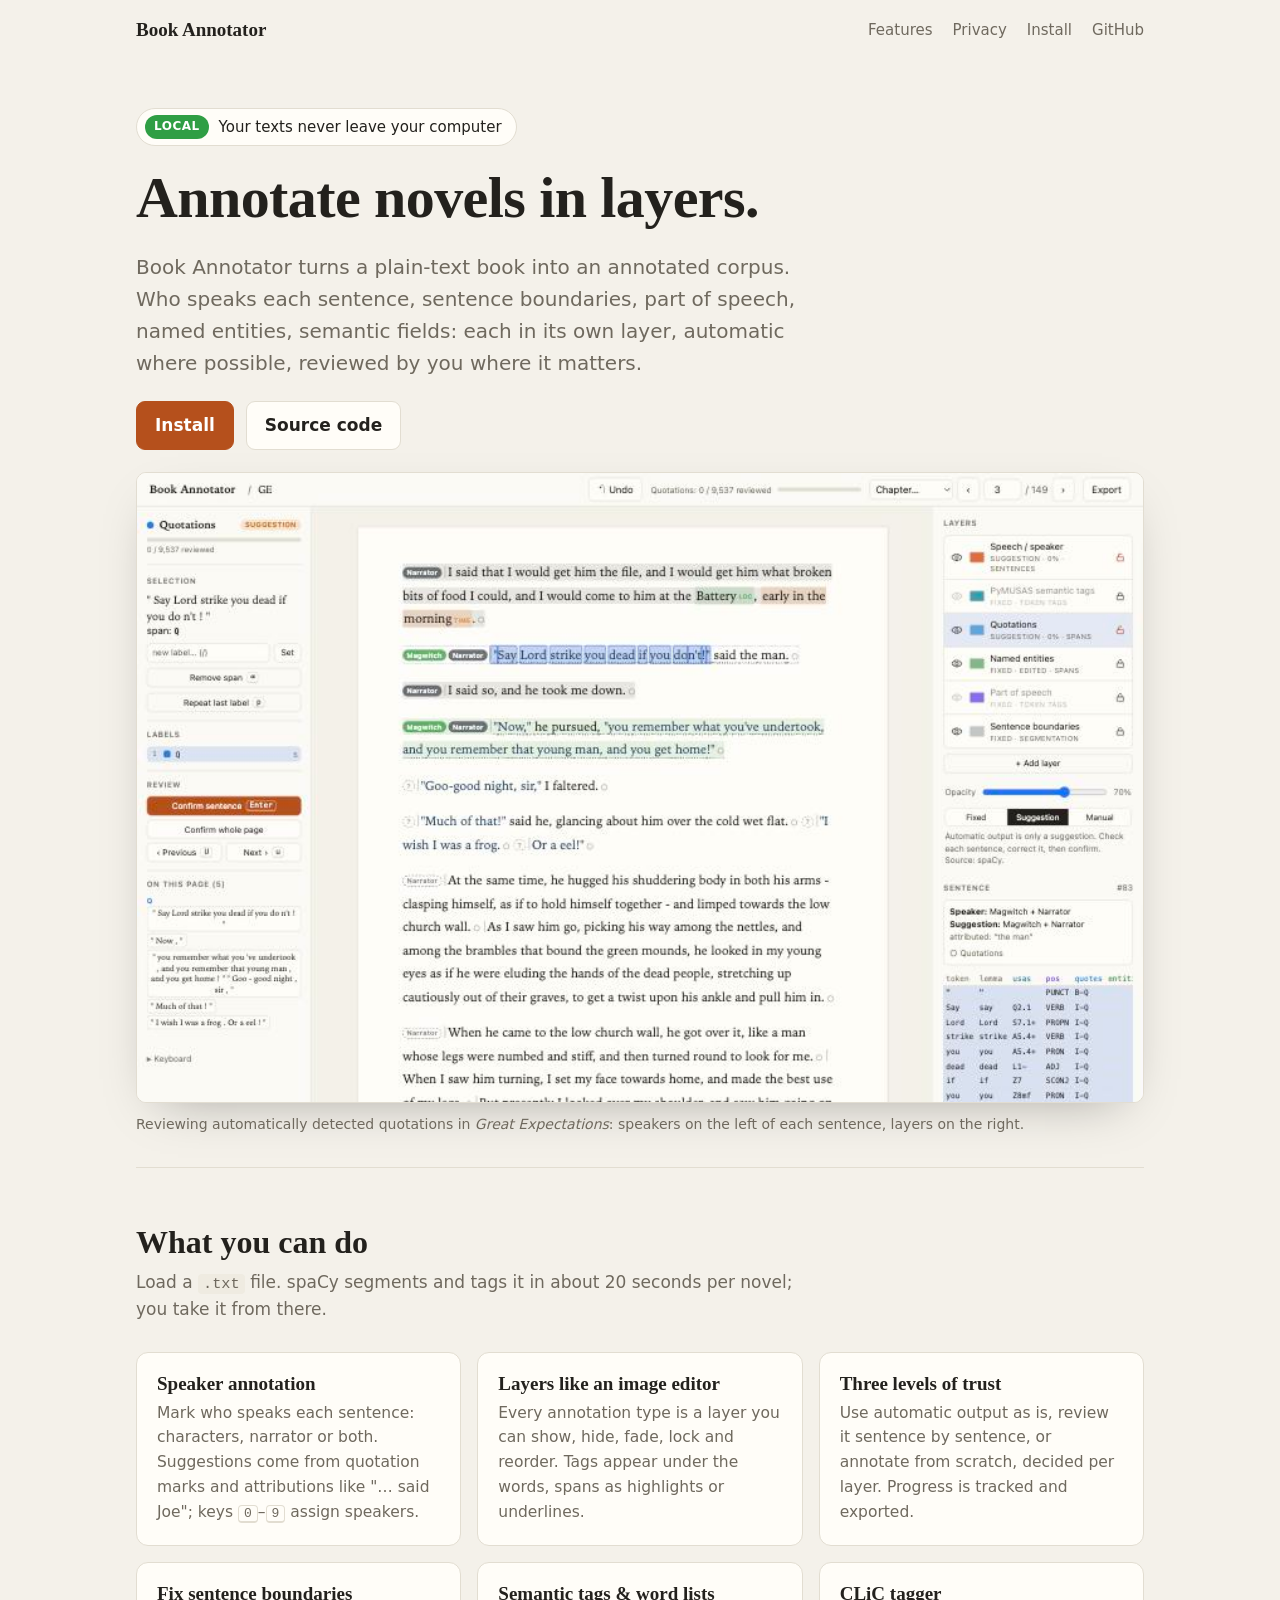
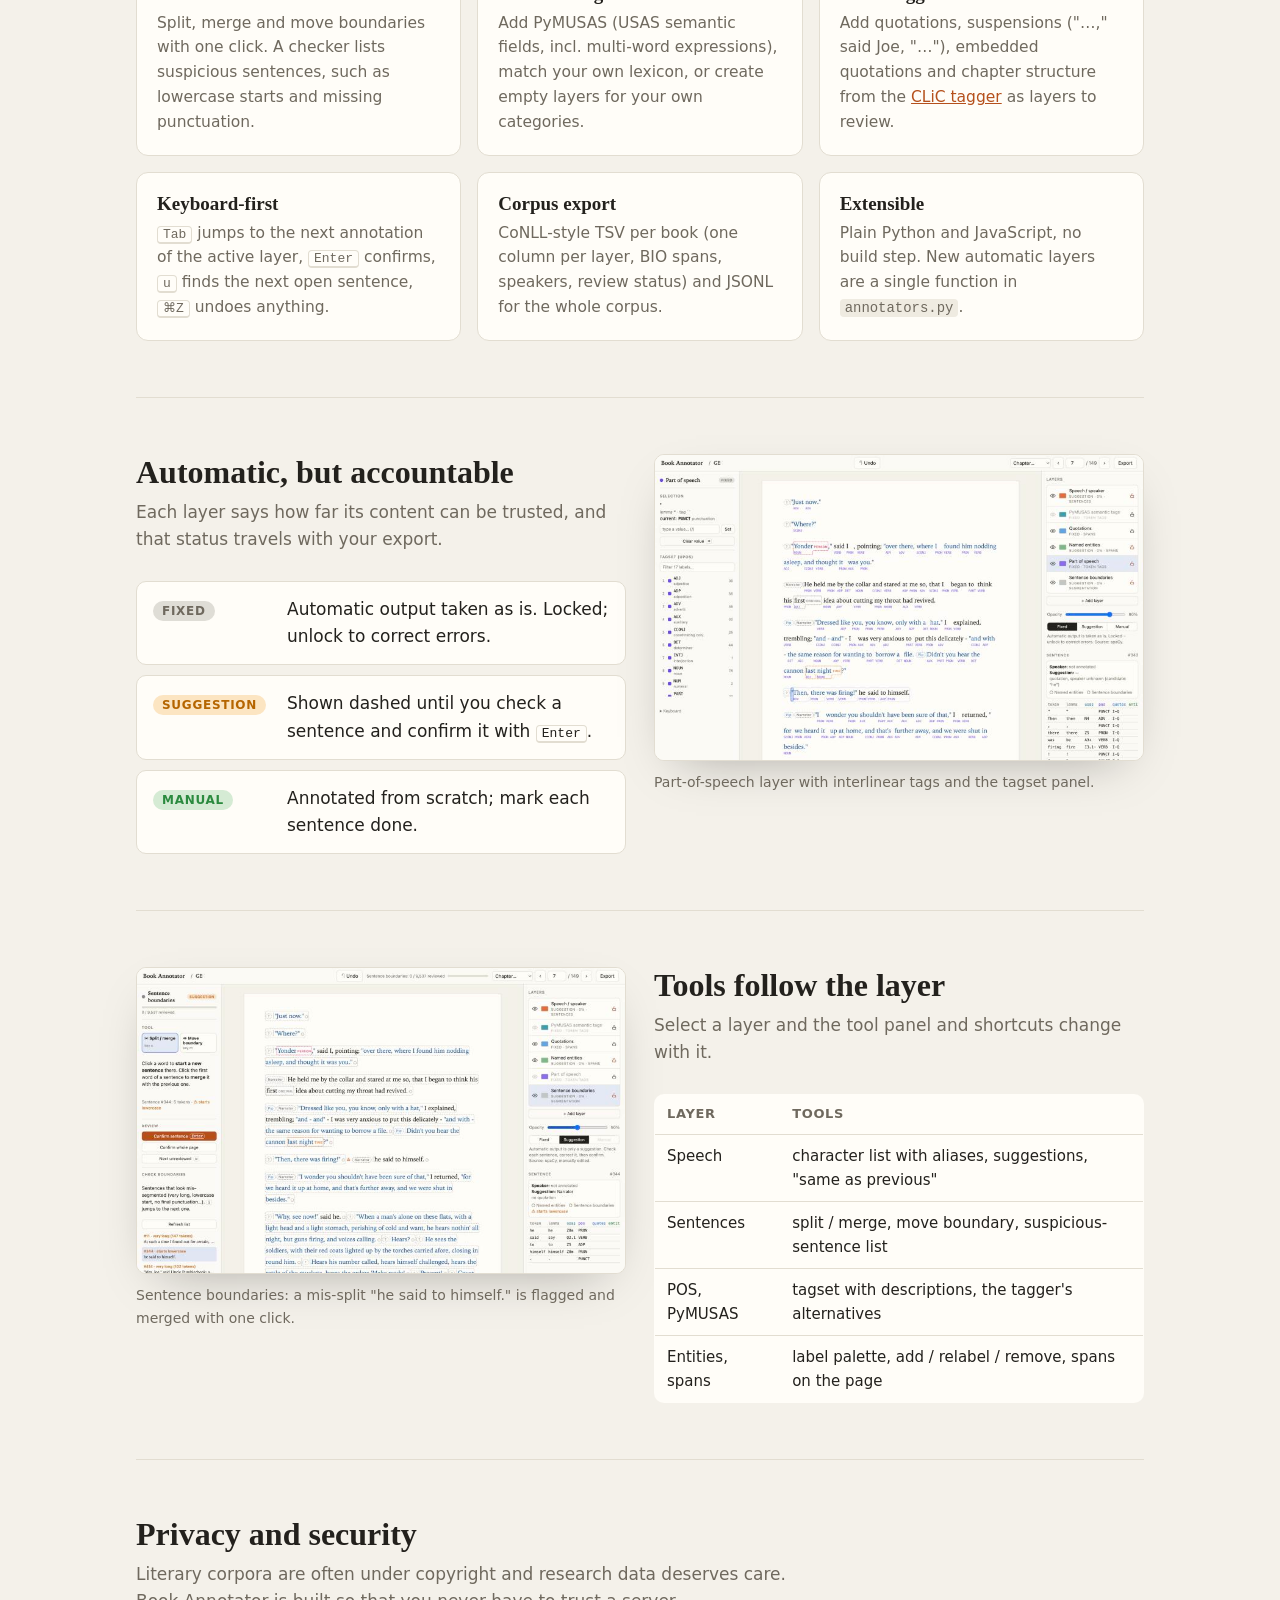
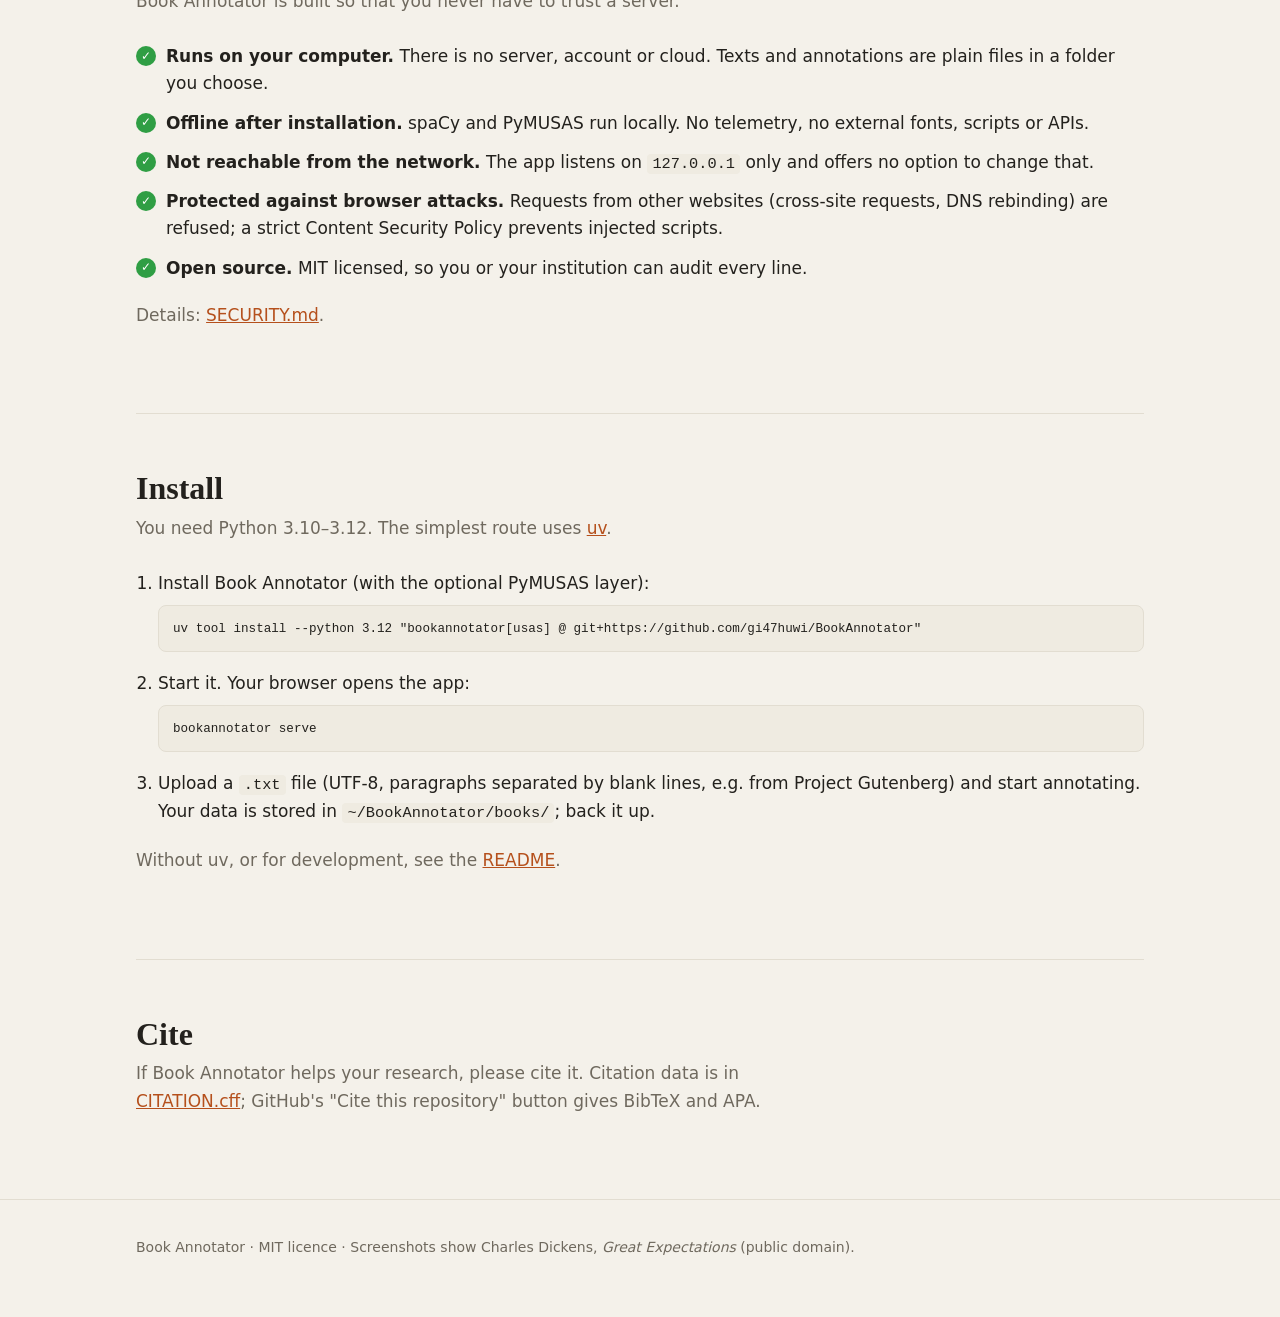
<file: docs/index.html>
<!doctype html>
<html lang="en">
<head>
  <meta charset="utf-8">
  <meta name="viewport" content="width=device-width, initial-scale=1">
  <title>Book Annotator</title>
  <meta name="description" content="A local, layered annotation tool for literary texts: speakers, sentences, part of speech, entities and semantic tags. Your texts never leave your computer.">
  <style>
    :root {
      --bg: #f4f1ea; --paper: #fffdf8; --ink: #23211d; --muted: #6f695e; --line: #e2ddd1;
      --accent: #b5501c; --accent-ink: #fff; --code: #efebe1;
      --serif: "Iowan Old Style", "Palatino Linotype", Palatino, Georgia, serif;
      --sans: -apple-system, BlinkMacSystemFont, "Segoe UI", Inter, system-ui, sans-serif;
      --mono: ui-monospace, SFMono-Regular, Menlo, Consolas, monospace;
    }
    @media (prefers-color-scheme: dark) {
      :root:not([data-theme="light"]) {
        --bg: #1b1a18; --paper: #23221f; --ink: #ebe7de; --muted: #a49d8f; --line: #3a3732;
        --accent: #e07a43; --accent-ink: #1b1a18; --code: #2c2a26;
      }
    }
    * { box-sizing: border-box; }
    html { scroll-behavior: smooth; }
    body { margin: 0; background: var(--bg); color: var(--ink); font: 17px/1.6 var(--sans); }
    a { color: var(--accent); }
    .wrap { max-width: 1040px; margin: 0 auto; padding: 0 16px; }
    nav { display: flex; align-items: center; gap: 20px; padding: 18px 0; font-size: 15px; }
    nav .brand { font: 600 19px var(--serif); color: var(--ink); text-decoration: none; margin-right: auto; }
    nav a { color: var(--muted); text-decoration: none; }
    nav a:hover { color: var(--ink); }
    header.hero { padding: 48px 0 32px; display: grid; gap: 22px; }
    h1 { font: 600 clamp(36px, 6vw, 58px)/1.05 var(--serif); margin: 0; letter-spacing: -.01em; }
    .lede { font-size: 20px; color: var(--muted); max-width: 680px; margin: 0; }
    .promise { display: inline-flex; align-items: center; gap: 10px; background: var(--paper); border: 1px solid var(--line);
      border-radius: 999px; padding: 6px 14px 6px 8px; font-size: 15px; width: fit-content; }
    .promise b { background: #2f9e44; color: #fff; border-radius: 999px; padding: 2px 9px; font-size: 12px; letter-spacing: .04em; }
    .cta { display: flex; gap: 12px; flex-wrap: wrap; }
    .btn { display: inline-block; padding: 10px 18px; border-radius: 9px; font-weight: 600; text-decoration: none; border: 1px solid var(--line);
      background: var(--paper); color: var(--ink); }
    .btn.primary { background: var(--accent); border-color: var(--accent); color: var(--accent-ink); }
    figure { margin: 0; }
    .shot { border-radius: 10px; border: 1px solid var(--line); overflow: hidden; background: var(--paper);
      box-shadow: 0 18px 50px -24px rgb(0 0 0 / .35); }
    .shot img { display: block; width: 100%; height: auto; }
    figcaption { font-size: 14px; color: var(--muted); margin-top: 10px; }
    section { padding: 56px 0; border-top: 1px solid var(--line); }
    h2 { font: 600 32px/1.15 var(--serif); margin: 0 0 8px; }
    .sub { color: var(--muted); margin: 0 0 28px; max-width: 680px; }
    .grid { display: grid; grid-template-columns: repeat(auto-fill, minmax(280px, 1fr)); gap: 16px; }
    .card { background: var(--paper); border: 1px solid var(--line); border-radius: 12px; padding: 20px; }
    .card h3 { margin: 0 0 6px; font: 600 19px var(--serif); }
    .card p { margin: 0; color: var(--muted); font-size: 15.5px; }
    .two { display: grid; grid-template-columns: 1fr 1fr; gap: 28px; align-items: start; }
    .levels { display: grid; gap: 10px; }
    .level { display: grid; grid-template-columns: 120px 1fr; gap: 14px; align-items: baseline; background: var(--paper);
      border: 1px solid var(--line); border-radius: 10px; padding: 14px 16px; }
    .tag { font: 700 12px var(--sans); text-transform: uppercase; letter-spacing: .06em; padding: 3px 9px; border-radius: 999px; width: fit-content; }
    .tag.fixed { background: color-mix(in srgb, var(--muted) 22%, transparent); color: var(--muted); }
    .tag.suggestion { background: color-mix(in srgb, #f08c00 22%, transparent); color: #b56500; }
    .tag.manual { background: color-mix(in srgb, #2f9e44 20%, transparent); color: #2b8a3e; }
    ul.checks { list-style: none; padding: 0; margin: 0; display: grid; gap: 12px; }
    ul.checks li { padding-left: 30px; position: relative; }
    ul.checks li::before { content: "✓"; position: absolute; left: 0; top: 0; width: 20px; height: 20px; border-radius: 50%;
      background: #2f9e44; color: #fff; font-size: 12px; display: grid; place-items: center; margin-top: 3px; }
    ol.steps { padding-left: 22px; display: grid; grid-template-columns: minmax(0, 1fr); gap: 18px; margin: 0; }
    .two > *, .grid > *, ol.steps > li { min-width: 0; }
    pre { background: var(--code); border: 1px solid var(--line); border-radius: 8px; padding: 12px 14px; overflow-x: auto;
      font: 14px/1.5 var(--mono); margin: 8px 0 0; }
    code { font-family: var(--mono); font-size: .9em; background: var(--code); padding: 1px 5px; border-radius: 4px; }
    pre code { background: none; padding: 0; }
    kbd { font: 13px var(--mono); border: 1px solid var(--line); border-bottom-width: 2px; border-radius: 4px; padding: 0 5px; background: var(--paper); }
    table { width: 100%; border-collapse: collapse; font-size: 15px; background: var(--paper); border: 1px solid var(--line); border-radius: 10px; overflow: hidden; }
    th, td { text-align: left; padding: 9px 12px; border-bottom: 1px solid var(--line); vertical-align: top; }
    th { font-size: 13px; text-transform: uppercase; letter-spacing: .05em; color: var(--muted); font-weight: 600; }
    tr:last-child td { border-bottom: 0; }
    footer { padding: 36px 0 60px; color: var(--muted); font-size: 14px; border-top: 1px solid var(--line); }
    @media (max-width: 760px) {
      .two { grid-template-columns: 1fr; }
      .level { grid-template-columns: 1fr; gap: 6px; }
      nav a.hide-sm { display: none; }
      section { padding: 40px 0; }
    }
  </style>
</head>
<body>
  <div class="wrap">
    <nav>
      <a class="brand" href="#">Book Annotator</a>
      <a class="hide-sm" href="#features">Features</a>
      <a class="hide-sm" href="#privacy">Privacy</a>
      <a href="#install">Install</a>
      <a href="https://github.com/gi47huwi/BookAnnotator">GitHub</a>
    </nav>

    <header class="hero">
      <span class="promise"><b>LOCAL</b> Your texts never leave your computer</span>
      <h1>Annotate novels in layers.</h1>
      <p class="lede">Book Annotator turns a plain-text book into an annotated corpus. Who speaks each sentence, sentence boundaries, part of speech,
        named entities, semantic fields: each in its own layer, automatic where possible, reviewed by you where it matters.</p>
      <div class="cta">
        <a class="btn primary" href="#install">Install</a>
        <a class="btn" href="https://github.com/gi47huwi/BookAnnotator">Source code</a>
      </div>
      <figure>
        <div class="shot"><img src="img/review-quotations.jpg" width="800" height="500" alt="Book Annotator showing a page of Great Expectations with speaker labels, quotation spans to review and the layers panel"></div>
        <figcaption>Reviewing automatically detected quotations in <i>Great Expectations</i>: speakers on the left of each sentence, layers on the right.</figcaption>
      </figure>
    </header>

    <section id="features">
      <h2>What you can do</h2>
      <p class="sub">Load a <code>.txt</code> file. spaCy segments and tags it in about 20 seconds per novel; you take it from there.</p>
      <div class="grid">
        <div class="card"><h3>Speaker annotation</h3><p>Mark who speaks each sentence: characters, narrator or both. Suggestions come from quotation marks and attributions like "… said Joe"; keys <kbd>0</kbd>–<kbd>9</kbd> assign speakers.</p></div>
        <div class="card"><h3>Layers like an image editor</h3><p>Every annotation type is a layer you can show, hide, fade, lock and reorder. Tags appear under the words, spans as highlights or underlines.</p></div>
        <div class="card"><h3>Three levels of trust</h3><p>Use automatic output as is, review it sentence by sentence, or annotate from scratch, decided per layer. Progress is tracked and exported.</p></div>
        <div class="card"><h3>Fix sentence boundaries</h3><p>Split, merge and move boundaries with one click. A checker lists suspicious sentences, such as lowercase starts and missing punctuation.</p></div>
        <div class="card"><h3>Semantic tags &amp; word lists</h3><p>Add PyMUSAS (USAS semantic fields, incl. multi-word expressions), match your own lexicon, or create empty layers for your own categories.</p></div>
        <div class="card"><h3>CLiC tagger</h3><p>Add quotations, suspensions ("…," said Joe, "…"), embedded quotations and chapter structure from the <a href="https://mahlberg-lab.github.io/clictagger/">CLiC tagger</a> as layers to review.</p></div>
        <div class="card"><h3>Keyboard-first</h3><p><kbd>Tab</kbd> jumps to the next annotation of the active layer, <kbd>Enter</kbd> confirms, <kbd>u</kbd> finds the next open sentence, <kbd>⌘Z</kbd> undoes anything.</p></div>
        <div class="card"><h3>Corpus export</h3><p>CoNLL-style TSV per book (one column per layer, BIO spans, speakers, review status) and JSONL for the whole corpus.</p></div>
        <div class="card"><h3>Extensible</h3><p>Plain Python and JavaScript, no build step. New automatic layers are a single function in <code>annotators.py</code>.</p></div>
      </div>
    </section>

    <section>
      <div class="two">
        <div>
          <h2>Automatic, but accountable</h2>
          <p class="sub">Each layer says how far its content can be trusted, and that status travels with your export.</p>
          <div class="levels">
            <div class="level"><span class="tag fixed">Fixed</span><span>Automatic output taken as is. Locked; unlock to correct errors.</span></div>
            <div class="level"><span class="tag suggestion">Suggestion</span><span>Shown dashed until you check a sentence and confirm it with <kbd>Enter</kbd>.</span></div>
            <div class="level"><span class="tag manual">Manual</span><span>Annotated from scratch; mark each sentence done.</span></div>
          </div>
        </div>
        <figure>
          <div class="shot"><img src="img/layers-pos.jpg" width="800" height="500" alt="Part-of-speech tags shown under each word, with the UPOS tagset panel" loading="lazy"></div>
          <figcaption>Part-of-speech layer with interlinear tags and the tagset panel.</figcaption>
        </figure>
      </div>
    </section>

    <section>
      <div class="two">
        <figure>
          <div class="shot"><img src="img/sentence-boundaries.jpg" width="800" height="500" alt="Sentence boundary tools with a list of suspicious sentences" loading="lazy"></div>
          <figcaption>Sentence boundaries: a mis-split "he said to himself." is flagged and merged with one click.</figcaption>
        </figure>
        <div>
          <h2>Tools follow the layer</h2>
          <p class="sub">Select a layer and the tool panel and shortcuts change with it.</p>
          <table>
            <tr><th>Layer</th><th>Tools</th></tr>
            <tr><td>Speech</td><td>character list with aliases, suggestions, "same as previous"</td></tr>
            <tr><td>Sentences</td><td>split / merge, move boundary, suspicious-sentence list</td></tr>
            <tr><td>POS, PyMUSAS</td><td>tagset with descriptions, the tagger's alternatives</td></tr>
            <tr><td>Entities, spans</td><td>label palette, add / relabel / remove, spans on the page</td></tr>
          </table>
        </div>
      </div>
    </section>

    <section id="privacy">
      <h2>Privacy and security</h2>
      <p class="sub">Literary corpora are often under copyright and research data deserves care. Book Annotator is built so that you never have to trust a server.</p>
      <ul class="checks">
        <li><b>Runs on your computer.</b> There is no server, account or cloud. Texts and annotations are plain files in a folder you choose.</li>
        <li><b>Offline after installation.</b> spaCy and PyMUSAS run locally. No telemetry, no external fonts, scripts or APIs.</li>
        <li><b>Not reachable from the network.</b> The app listens on <code>127.0.0.1</code> only and offers no option to change that.</li>
        <li><b>Protected against browser attacks.</b> Requests from other websites (cross-site requests, DNS rebinding) are refused; a strict Content Security Policy prevents injected scripts.</li>
        <li><b>Open source.</b> MIT licensed, so you or your institution can audit every line.</li>
      </ul>
      <p class="sub" style="margin-top:20px">Details: <a href="https://github.com/gi47huwi/BookAnnotator/blob/main/SECURITY.md">SECURITY.md</a>.</p>
    </section>

    <section id="install">
      <h2>Install</h2>
      <p class="sub">You need Python 3.10–3.12. The simplest route uses <a href="https://docs.astral.sh/uv/">uv</a>.</p>
      <ol class="steps">
        <li>Install Book Annotator (with the optional PyMUSAS layer):
          <pre><code>uv tool install --python 3.12 "bookannotator[usas] @ git+https://github.com/gi47huwi/BookAnnotator"</code></pre></li>
        <li>Start it. Your browser opens the app:
          <pre><code>bookannotator serve</code></pre></li>
        <li>Upload a <code>.txt</code> file (UTF-8, paragraphs separated by blank lines, e.g. from Project Gutenberg) and start annotating.
          Your data is stored in <code>~/BookAnnotator/books/</code>; back it up.</li>
      </ol>
      <p class="sub" style="margin-top:22px">Without uv, or for development, see the <a href="https://github.com/gi47huwi/BookAnnotator#install">README</a>.</p>
    </section>

    <section id="cite">
      <h2>Cite</h2>
      <p class="sub">If Book Annotator helps your research, please cite it. Citation data is in
        <a href="https://github.com/gi47huwi/BookAnnotator/blob/main/CITATION.cff">CITATION.cff</a>; GitHub's "Cite this repository" button gives BibTeX and APA.</p>
    </section>
  </div>
  <footer>
    <div class="wrap">Book Annotator · MIT licence · Screenshots show Charles Dickens, <i>Great Expectations</i> (public domain).</div>
  </footer>
</body>
</html>
</file>
